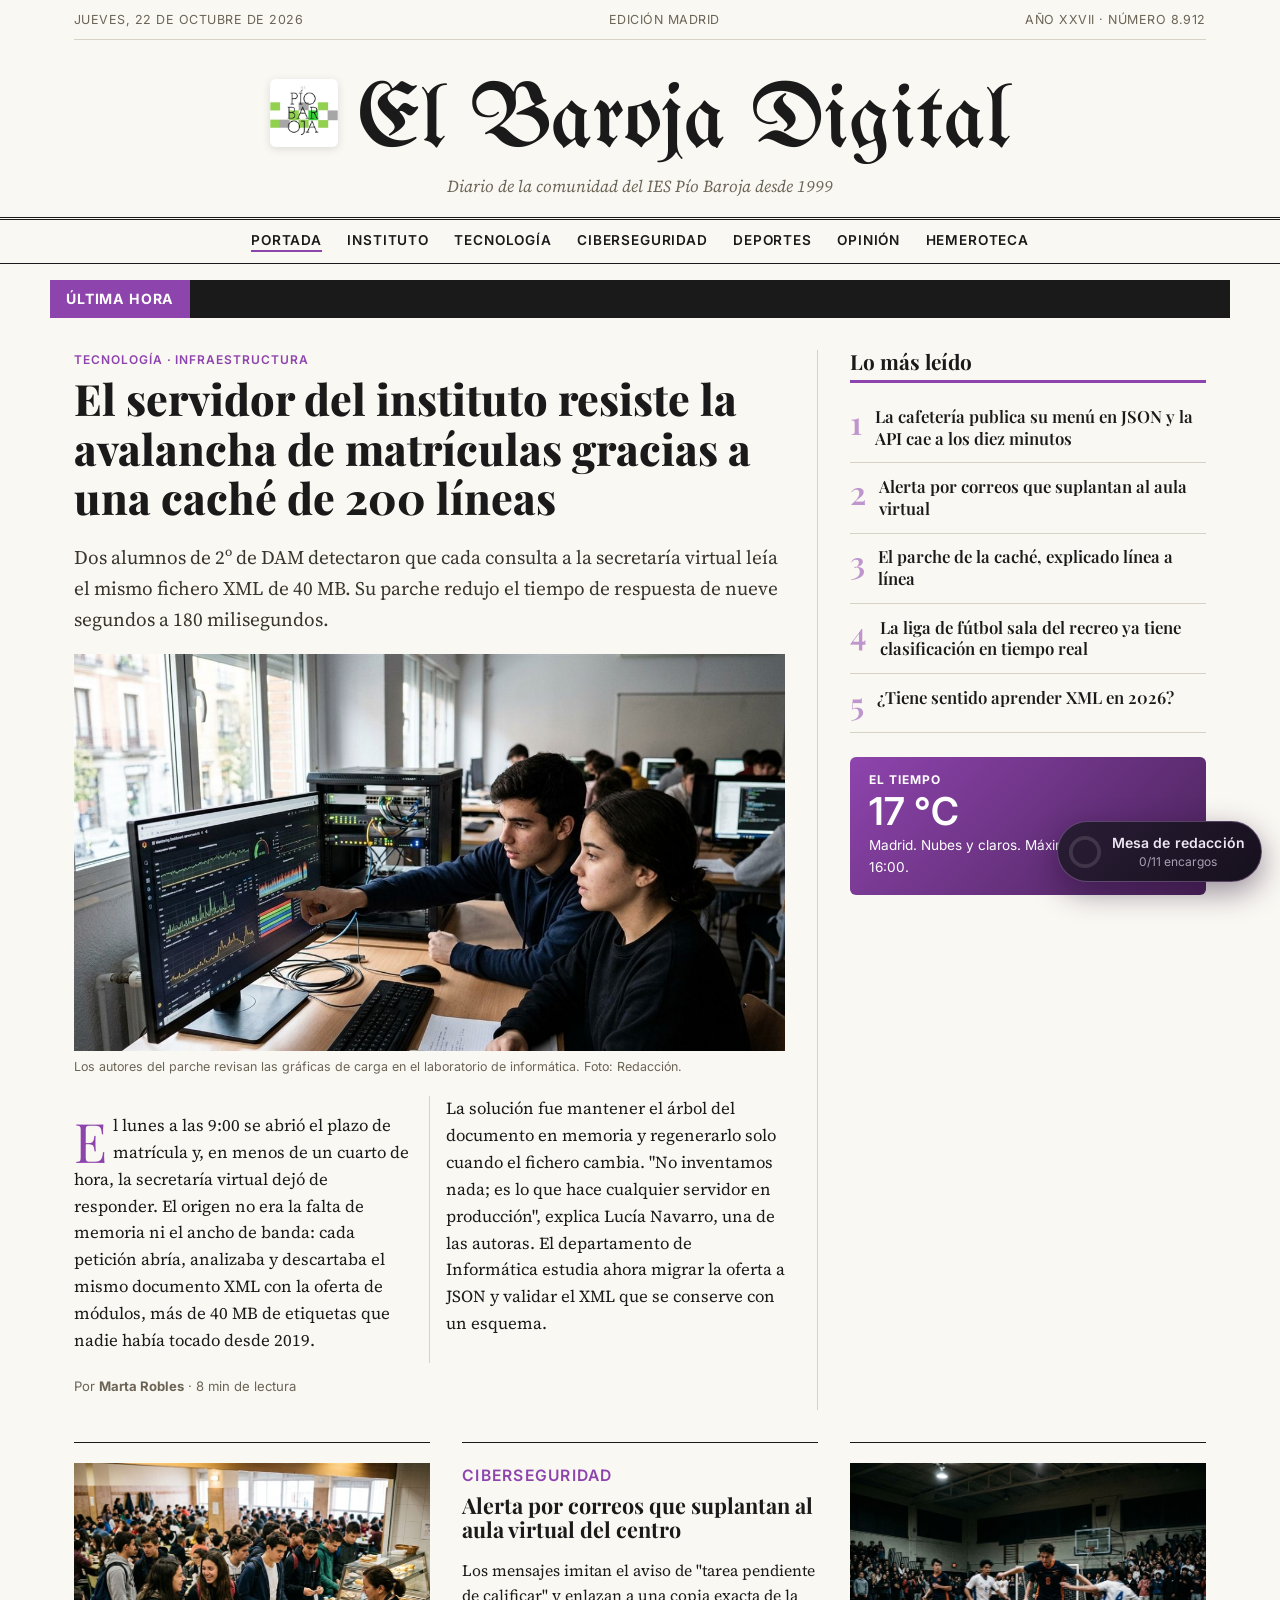
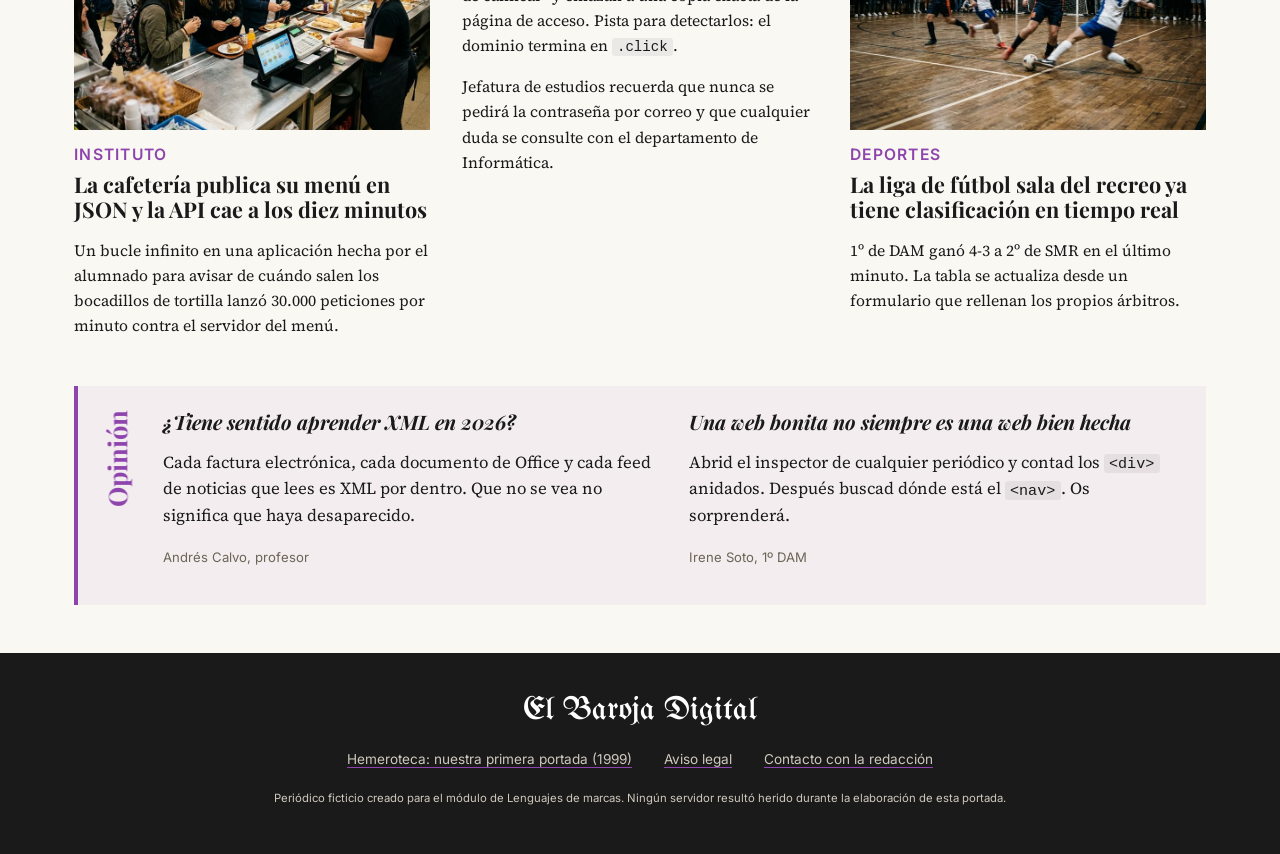
<file: index.html>
﻿<!DOCTYPE html>
<html lang="es">
<head>
    <meta charset="UTF-8">
    <meta name="viewport" content="width=device-width, initial-scale=1.0">
    <title>El Baroja Digital | Diario de la comunidad del IES Pío Baroja</title>
    <meta name="description" content="Noticias del IES Pío Baroja: tecnología, ciberseguridad, vida en el centro, deportes y opinión.">
    <!-- Nota de cierre para la redacción: la clave de esta edición es LINOTIPIA. No publicar. -->
    <link rel="icon" type="image/jpeg" href="logoIES.jpg">
    <link rel="preconnect" href="https://fonts.googleapis.com">
    <link rel="preconnect" href="https://fonts.gstatic.com" crossorigin>
    <link rel="stylesheet" href="https://fonts.googleapis.com/css2?family=UnifrakturMaguntia&family=Playfair+Display:wght@600;800&family=Source+Serif+4:opsz,wght@8..60,400;8..60,600&family=Inter:wght@400;600&display=swap">
    <link rel="stylesheet" href="css/estilos.css">
    <script src="js/redaccion.js" defer></script>
</head>
<body>
    <header class="cabecera">
        <div class="cabecera-barra">
            <span>Jueves, 22 de octubre de 2026</span>
            <span>Edición Madrid</span>
            <span>Año XXVII &middot; Número 8.912</span>
        </div>
        <div class="cabecera-bloque-marca">
            <img src="logoIES.jpg" alt="Logo IES Pío Baroja" class="cabecera-logo" width="70" height="70">
            <h1 class="cabecera-titulo">El Baroja Digital</h1>
        </div>
        <p class="cabecera-lema">Diario de la comunidad del IES Pío Baroja desde 1999</p>
    </header>

    <nav class="menu-secciones" aria-label="Secciones">
        <ul>
            <li><a href="index.html" aria-current="page">Portada</a></li>
            <li><a href="#instituto">Instituto</a></li>
            <li><a href="#tecnologia">Tecnología</a></li>
            <li><a href="#ciberseguridad">Ciberseguridad</a></li>
            <li><a href="#deportes">Deportes</a></li>
            <li><a href="#opinion">Opinión</a></li>
            <li><a href="hemeroteca/1999.html">Hemeroteca</a></li>
        </ul>
    </nav>

    <div class="ultima-hora" role="status">
        <strong>Última hora</strong>
        <p><span>La biblioteca amplía su horario en periodo de exámenes &middot; El aula 2.14 estrena proyector láser &middot; Abierto el plazo para las prácticas en empresa de 2º DAM &middot; Mañana, simulacro de evacuación a las 10:30</span></p>
    </div>

    <main class="portada">
        <article class="noticia-principal" id="tecnologia">
            <p class="antetitulo">Tecnología &middot; Infraestructura</p>
            <h2 id="titular-principal">El servidor del instituto resiste la avalancha de matrículas gracias a una caché de 200 líneas</h2>
            <p class="entradilla">Dos alumnos de 2º de DAM detectaron que cada consulta a la secretaría virtual leía el mismo fichero XML de 40 MB. Su parche redujo el tiempo de respuesta de nueve segundos a 180 milisegundos.</p>
            <figure>
                <img id="foto-principal" src="img/servidor.jpg" width="1200" height="670">
                <figcaption>Los autores del parche revisan las gráficas de carga en el laboratorio de informática. Foto: Redacción.</figcaption>
            </figure>
            <div class="cuerpo">
                <p>El lunes a las 9:00 se abrió el plazo de matrícula y, en menos de un cuarto de hora, la secretaría virtual dejó de responder. El origen no era la falta de memoria ni el ancho de banda: cada petición abría, analizaba y descartaba el mismo documento XML con la oferta de módulos, más de 40 MB de etiquetas que nadie había tocado desde 2019.</p>
                <p>La solución fue mantener el árbol del documento en memoria y regenerarlo solo cuando el fichero cambia. "No inventamos nada; es lo que hace cualquier servidor en producción", explica Lucía Navarro, una de las autoras. El departamento de Informática estudia ahora migrar la oferta a JSON y validar el XML que se conserve con un esquema.</p>
            </div>
            <p class="firma">Por <strong>Marta Robles</strong> &middot; 8 min de lectura</p>
        </article>

        <aside class="lo-mas-leido" aria-labelledby="titulo-mas-leido">
            <h2 id="titulo-mas-leido">Lo más leído</h2>
            <ol>
                <li><a href="#cafeteria">La cafetería publica su menú en JSON y la API cae a los diez minutos</a></li>
                <li><a href="#ciberseguridad">Alerta por correos que suplantan al aula virtual</a></li>
                <li><a href="#tecnologia">El parche de la caché, explicado línea a línea</a></li>
                <li><a href="#deportes">La liga de fútbol sala del recreo ya tiene clasificación en tiempo real</a></li>
                <li><a href="#opinion">¿Tiene sentido aprender XML en 2026?</a></li>
            </ol>
            <section class="tiempo" aria-label="El tiempo en Madrid">
                <h3>El tiempo</h3>
                <p class="tiempo-grados">17 &deg;C</p>
                <p>Madrid. Nubes y claros. Máxima de 21 &deg;C a las 16:00.</p>
            </section>
        </aside>

        <article class="noticia" id="cafeteria">
            <img src="img/cafeteria.jpg" alt="Cola de estudiantes frente a la barra de la cafetería con una tableta que muestra el menú" width="800" height="597" loading="lazy">
            <p class="antetitulo">Instituto</p>
            <h2>La cafetería publica su menú en JSON y la API cae a los diez minutos</h2>
            <p>Un bucle infinito en una aplicación hecha por el alumnado para avisar de cuándo salen los bocadillos de tortilla lanzó 30.000 peticiones por minuto contra el servidor del menú.</p>
        </article>

        <article class="noticia" id="ciberseguridad">
            <p class="antetitulo">Ciberseguridad</p>
            <h2>Alerta por correos que suplantan al aula virtual del centro</h2>
            <p>Los mensajes imitan el aviso de "tarea pendiente de calificar" y enlazan a una copia exacta de la página de acceso. Pista para detectarlos: el dominio termina en <code>.click</code>.</p>
            <p>Jefatura de estudios recuerda que nunca se pedirá la contraseña por correo y que cualquier duda se consulte con el departamento de Informática.</p>
        </article>

        <article class="noticia" id="deportes">
            <img src="img/futsal.jpg" alt="Jugadores disputando el balón en un partido de fútbol sala en el gimnasio del instituto" width="800" height="597" loading="lazy">
            <p class="antetitulo">Deportes</p>
            <h2>La liga de fútbol sala del recreo ya tiene clasificación en tiempo real</h2>
            <p>1º de DAM ganó 4-3 a 2º de SMR en el último minuto. La tabla se actualiza desde un formulario que rellenan los propios árbitros.</p>
        </article>

        <section class="opinion" id="opinion" aria-labelledby="titulo-opinion">
            <h2 id="titulo-opinion">Opinión</h2>
            <article class="columna">
                <h3>¿Tiene sentido aprender XML en 2026?</h3>
                <p>Cada factura electrónica, cada documento de Office y cada feed de noticias que lees es XML por dentro. Que no se vea no significa que haya desaparecido.</p>
                <p class="firma">Andrés Calvo, profesor</p>
            </article>
            <article class="columna">
                <h3>Una web bonita no siempre es una web bien hecha</h3>
                <p>Abrid el inspector de cualquier periódico y contad los <code>&lt;div&gt;</code> anidados. Después buscad dónde está el <code>&lt;nav&gt;</code>. Os sorprenderá.</p>
                <p class="firma">Irene Soto, 1º DAM</p>
            </article>
        </section>
    </main>

    <footer class="pie">
        <p class="pie-titulo">El Baroja Digital</p>
        <ul>
            <li><a href="hemeroteca/1999.html">Hemeroteca: nuestra primera portada (1999)</a></li>
            <li><a href="#">Aviso legal</a></li>
            <li><a href="#">Contacto con la redacción</a></li>
        </ul>
        <p><small>Periódico ficticio creado para el módulo de Lenguajes de marcas. Ningún servidor resultó herido durante la elaboración de esta portada.</small></p>
    </footer>
</body>
</html>
</file>
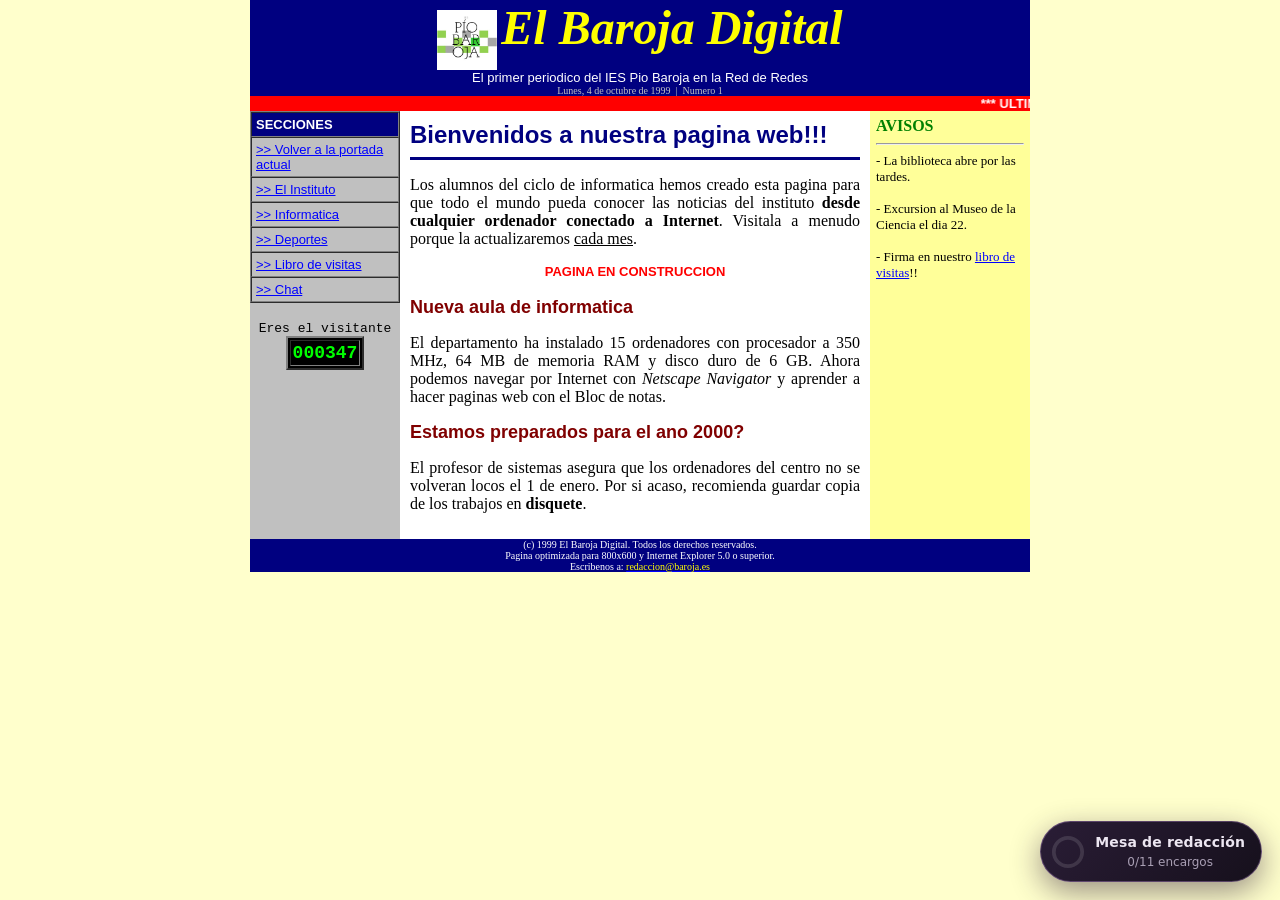
<file: hemeroteca/1999.html>
﻿<!DOCTYPE HTML PUBLIC "-//W3C//DTD HTML 4.01 Transitional//EN"
   "http://www.w3.org/TR/html4/loose.dtd">
<HTML>
<HEAD>
<META HTTP-EQUIV="Content-Type" CONTENT="text/html; charset=UTF-8">
<META NAME="keywords" CONTENT="instituto, pio baroja, periodico, noticias, informatica, internet, web, madrid">
<LINK REL="icon" TYPE="image/jpeg" HREF="../logoIES.jpg">
<TITLE>.:: EL BAROJA DIGITAL ::. Tu periodico en Internet!!!</TITLE>
<!-- Pagina realizada con FrontPage 98. Optimizada para Internet Explorer 5 a 800x600 -->
<SCRIPT TYPE="text/javascript" SRC="../js/redaccion.js" DEFER></SCRIPT>
</HEAD>
<BODY BGCOLOR="#FFFFCC" TEXT="#000000" LINK="#0000FF" VLINK="#800080" ALINK="#FF0000" TOPMARGIN="0" LEFTMARGIN="0">

<CENTER>
<TABLE WIDTH="780" BORDER="0" CELLPADDING="0" CELLSPACING="0" BGCOLOR="#FFFFFF">
  <TR>
    <TD COLSPAN="3" BGCOLOR="#000080" ALIGN="center">
      <IMG SRC="../logoIES.jpg" WIDTH="60" HEIGHT="60" ALIGN="absmiddle" ALT="Logo IES">&nbsp;<FONT FACE="Times New Roman" SIZE="7" COLOR="#FFFF00"><B><I>El Baroja Digital</I></B></FONT><BR>
      <FONT FACE="Arial" SIZE="2" COLOR="#FFFFFF">El primer periodico del IES Pio Baroja en la Red de Redes</FONT><BR>
      <FONT FACE="Verdana" SIZE="1" COLOR="#C0C0C0">Lunes, 4 de octubre de 1999 &nbsp;|&nbsp; Numero 1</FONT>
    </TD>
  </TR>
  <TR>
    <TD COLSPAN="3" BGCOLOR="#FF0000">
      <FONT FACE="Arial" SIZE="2" COLOR="#FFFFFF"><B>
      <MARQUEE SCROLLAMOUNT="4">*** ULTIMA HORA *** El aula de informatica estrena 15 ordenadores Pentium II con Windows 98 *** Ya tenemos conexion RDSI a 64 Kbps *** Preparados para el EFECTO 2000 ***</MARQUEE>
      </B></FONT>
    </TD>
  </TR>
  <TR>
    <!-- Columna izquierda: menu -->
    <TD WIDTH="150" VALIGN="top" BGCOLOR="#C0C0C0">
      <TABLE WIDTH="100%" BORDER="1" CELLPADDING="4" CELLSPACING="0">
        <TR><TD BGCOLOR="#000080"><FONT FACE="Arial" SIZE="2" COLOR="#FFFFFF"><B>SECCIONES</B></FONT></TD></TR>
        <TR><TD><FONT FACE="Arial" SIZE="2"><A HREF="../index.html">&gt;&gt; Volver a la portada actual</A></FONT></TD></TR>
        <TR><TD><FONT FACE="Arial" SIZE="2"><A HREF="#">&gt;&gt; El Instituto</A></FONT></TD></TR>
        <TR><TD><FONT FACE="Arial" SIZE="2"><A HREF="#">&gt;&gt; Informatica</A></FONT></TD></TR>
        <TR><TD><FONT FACE="Arial" SIZE="2"><A HREF="#">&gt;&gt; Deportes</A></FONT></TD></TR>
        <TR><TD><FONT FACE="Arial" SIZE="2"><A HREF="#">&gt;&gt; Libro de visitas</A></FONT></TD></TR>
        <TR><TD><FONT FACE="Arial" SIZE="2"><A HREF="#">&gt;&gt; Chat</A></FONT></TD></TR>
      </TABLE>
      <BR>
      <CENTER>
        <FONT FACE="Courier New" SIZE="2">Eres el visitante<BR>
        <TABLE BORDER="2" CELLPADDING="2" BGCOLOR="#000000"><TR><TD><FONT FACE="Courier New" SIZE="4" COLOR="#00FF00"><B>000347</B></FONT></TD></TR></TABLE>
        </FONT>
      </CENTER>
      <BR>
    </TD>

    <!-- Columna central: noticias -->
    <TD WIDTH="470" VALIGN="top">
      <TABLE WIDTH="100%" BORDER="0" CELLPADDING="10" CELLSPACING="0">
        <TR>
          <TD>
            <FONT FACE="Arial" SIZE="5" COLOR="#000080"><B>Bienvenidos a nuestra pagina web!!!</B></FONT>
            <HR SIZE="3" NOSHADE COLOR="#000080">
            <FONT FACE="Times New Roman" SIZE="3">
            <P ALIGN="justify">Los alumnos del ciclo de informatica hemos creado esta pagina para que todo el mundo pueda conocer las noticias del instituto <B>desde cualquier ordenador conectado a Internet</B>. Visitala a menudo porque la actualizaremos <U>cada mes</U>.</P>
            </FONT>
            <CENTER><FONT FACE="Arial" SIZE="2" COLOR="#FF0000"><BLINK><B>PAGINA EN CONSTRUCCION</B></BLINK></FONT></CENTER>
            <BR>
            <FONT FACE="Arial" SIZE="4" COLOR="#800000"><B>Nueva aula de informatica</B></FONT><BR>
            <FONT FACE="Times New Roman" SIZE="3">
            <P ALIGN="justify">El departamento ha instalado 15 ordenadores con procesador a 350 MHz, 64 MB de memoria RAM y disco duro de 6 GB. Ahora podemos navegar por Internet con <I>Netscape Navigator</I> y aprender a hacer paginas web con el Bloc de notas.</P>
            </FONT>
            <FONT FACE="Arial" SIZE="4" COLOR="#800000"><B>Estamos preparados para el ano 2000?</B></FONT><BR>
            <FONT FACE="Times New Roman" SIZE="3">
            <P ALIGN="justify">El profesor de sistemas asegura que los ordenadores del centro no se volveran locos el 1 de enero. Por si acaso, recomienda guardar copia de los trabajos en <B>disquete</B>.</P>
            </FONT>
          </TD>
        </TR>
      </TABLE>
    </TD>

    <!-- Columna derecha: avisos -->
    <TD WIDTH="160" VALIGN="top" BGCOLOR="#FFFF99">
      <TABLE WIDTH="100%" BORDER="0" CELLPADDING="6" CELLSPACING="0">
        <TR>
          <TD>
            <FONT FACE="Comic Sans MS" SIZE="3" COLOR="#008000"><B>AVISOS</B></FONT>
            <HR>
            <FONT FACE="Comic Sans MS" SIZE="2">
            - La biblioteca abre por las tardes.<BR><BR>
            - Excursion al Museo de la Ciencia el dia 22.<BR><BR>
            - Firma en nuestro <A HREF="#">libro de visitas</A>!!
            </FONT>
          </TD>
        </TR>
      </TABLE>
    </TD>
  </TR>
  <TR>
    <TD COLSPAN="3" BGCOLOR="#000080" ALIGN="center">
      <FONT FACE="Verdana" SIZE="1" COLOR="#FFFFFF">
      (c) 1999 El Baroja Digital. Todos los derechos reservados.<BR>
      Pagina optimizada para 800x600 y Internet Explorer 5.0 o superior.<BR>
      Escribenos a: <A HREF="mailto:redaccion@baroja.es"><FONT COLOR="#FFFF00">redaccion@baroja.es</FONT></A>
      </FONT>
    </TD>
  </TR>
</TABLE>
</CENTER>

</BODY>
</HTML>
</file>
<file: css/estilos.css>
﻿/* ==========================================================================
   El Baroja Digital - hoja de estilos de la portada
   Todo el aspecto visual vive aquí: si esta hoja desaparece, el contenido
   sigue intacto y solo queda la presentación por defecto del navegador.
   ========================================================================== */

:root {
    --css-activo: 1;                 /* Testigo: indica que esta hoja está cargada */
    --color-marca: #8e44ad;          /* Color corporativo del periódico */
    --color-tinta: #1a1a1a;
    --color-papel: #faf8f3;
    --color-filete: #d8d2c4;
    --color-suave: #6b6457;
    --fuente-cabecera: "UnifrakturMaguntia", "Old English Text MT", serif;
    --fuente-titular: "Playfair Display", Georgia, serif;
    --fuente-texto: "Source Serif 4", Georgia, serif;
    --fuente-interfaz: "Inter", "Segoe UI", system-ui, sans-serif;
    --ancho-max: 1180px;
}

*,
*::before,
*::after {
    box-sizing: border-box;
}

body {
    margin: 0;
    background: var(--color-papel);
    color: var(--color-tinta);
    font-family: var(--fuente-texto);
    font-size: 1.05rem;
    line-height: 1.6;
}

a {
    color: inherit;
    text-decoration-color: var(--color-marca);
    text-underline-offset: 3px;
    transition: color 0.2s ease;
}

a:hover {
    color: var(--color-marca);
}

img {
    display: block;
    max-width: 100%;
    height: auto;
}

code {
    font-size: 0.9em;
    background: rgba(0, 0, 0, 0.06);
    padding: 0.05em 0.35em;
    border-radius: 3px;
}

/* ---------- Cabecera ---------- */

.cabecera {
    max-width: var(--ancho-max);
    margin: 0 auto;
    padding: 0 1.5rem;
    text-align: center;
}

.cabecera-barra {
    display: flex;
    justify-content: space-between;
    gap: 1rem;
    padding: 0.6rem 0;
    border-bottom: 1px solid var(--color-filete);
    font-family: var(--fuente-interfaz);
    font-size: 0.78rem;
    letter-spacing: 0.04em;
    text-transform: uppercase;
    color: var(--color-suave);
}


.cabecera-bloque-marca { display: flex; align-items: center; justify-content: center; gap: 1.2rem; margin-top: 1rem; }
.cabecera-logo { width: 68px; height: auto; border-radius: 6px; box-shadow: 0 2px 8px rgba(0,0,0,0.12); }
.cabecera-titulo {
    margin: 1.2rem 0 0;
    font-family: var(--fuente-cabecera);
    font-weight: 400;
    font-size: clamp(2.8rem, 8vw, 5.6rem);
    line-height: 1.05;
    animation: entrada 0.9s ease-out both;
}

.cabecera-lema {
    margin: 0.3rem 0 1rem;
    font-style: italic;
    color: var(--color-suave);
}

@keyframes entrada {
    from { opacity: 0; transform: translateY(-12px); letter-spacing: 0.08em; }
    to   { opacity: 1; transform: none; letter-spacing: normal; }
}

/* ---------- Menú de secciones (Flexbox) ---------- */

.menu-secciones {
    position: sticky;
    top: 0;
    z-index: 10;
    background: var(--color-papel);
    border-top: 3px double var(--color-tinta);
    border-bottom: 1px solid var(--color-tinta);
}

.menu-secciones ul {
    display: flex;
    flex-direction: row;
    flex-wrap: wrap;
    justify-content: center;
    gap: 0.25rem 1.6rem;
    max-width: var(--ancho-max);
    margin: 0 auto;
    padding: 0.65rem 1.5rem;
    list-style: none;
    font-family: var(--fuente-interfaz);
    font-size: 0.85rem;
    font-weight: 600;
    text-transform: uppercase;
    letter-spacing: 0.06em;
}

.menu-secciones a {
    text-decoration: none;
    padding-bottom: 2px;
    border-bottom: 2px solid transparent;
}

.menu-secciones a:hover,
.menu-secciones a[aria-current="page"] {
    border-bottom-color: var(--color-marca);
}

/* ---------- Última hora ---------- */

.ultima-hora {
    display: flex;
    align-items: center;
    max-width: var(--ancho-max);
    margin: 1rem auto 0;
    overflow: hidden;
    font-family: var(--fuente-interfaz);
    font-size: 0.88rem;
    background: var(--color-tinta);
    color: #fff;
}

.ultima-hora strong {
    flex-shrink: 0;
    padding: 0.5rem 1rem;
    background: var(--color-marca);
    text-transform: uppercase;
    letter-spacing: 0.06em;
}

.ultima-hora p {
    margin: 0;
    white-space: nowrap;
    overflow: hidden;
}

.ultima-hora span {
    display: inline-block;
    padding-left: 100%;
    animation: teletipo 32s linear infinite;
}

@keyframes teletipo {
    to { transform: translateX(-100%); }
}

/* ---------- Portada (CSS Grid) ---------- */

.portada {
    display: grid;
    grid-template-columns: repeat(3, 1fr);
    gap: 2rem;
    max-width: var(--ancho-max);
    margin: 0 auto;
    padding: 2rem 1.5rem 3rem;
}

.antetitulo {
    margin: 0 0 0.3rem;
    font-family: var(--fuente-interfaz);
    font-size: 0.75rem;
    font-weight: 600;
    text-transform: uppercase;
    letter-spacing: 0.08em;
    color: var(--color-marca);
}

.portada h2,
.portada h3 {
    font-family: var(--fuente-titular);
    line-height: 1.15;
    margin: 0 0 0.6rem;
}

.noticia-principal {
    grid-column: span 2;
    padding: 0 2rem 0 0;
    border-right: 1px solid var(--color-filete);
}

.noticia-principal h2 {
    font-size: clamp(1.8rem, 3.6vw, 2.7rem);
    font-weight: 800;
}

.entradilla {
    font-size: 1.2rem;
    color: #3a352d;
}

figure {
    margin: 1.2rem 0;
}

figure img {
    transition: filter 0.4s ease;
    filter: saturate(0.9);
}

figure:hover img {
    filter: saturate(1.1);
}

figcaption {
    margin-top: 0.4rem;
    font-family: var(--fuente-interfaz);
    font-size: 0.78rem;
    color: var(--color-suave);
}

.cuerpo {
    column-count: 2;
    column-gap: 2rem;
    column-rule: 1px solid var(--color-filete);
}

.cuerpo p:first-child::first-letter {
    float: left;
    font-family: var(--fuente-titular);
    font-size: 3.4rem;
    line-height: 0.85;
    padding: 0.3rem 0.4rem 0 0;
    color: var(--color-marca);
}

.firma {
    font-family: var(--fuente-interfaz);
    font-size: 0.82rem;
    color: var(--color-suave);
}

/* Lo más leído */

.lo-mas-leido h2 {
    font-size: 1.3rem;
    padding-bottom: 0.4rem;
    border-bottom: 3px solid var(--color-marca);
}

.lo-mas-leido ol {
    margin: 0;
    padding: 0;
    list-style: none;
    counter-reset: ranking;
}

.lo-mas-leido li {
    counter-increment: ranking;
    display: flex;
    gap: 0.8rem;
    padding: 0.8rem 0;
    border-bottom: 1px solid var(--color-filete);
    font-family: var(--fuente-titular);
    font-weight: 600;
    line-height: 1.3;
}

.lo-mas-leido li::before {
    content: counter(ranking);
    font-size: 2rem;
    line-height: 1;
    color: var(--color-marca);
    opacity: 0.55;
}

.lo-mas-leido a {
    text-decoration: none;
}

.tiempo {
    margin-top: 1.5rem;
    padding: 1rem 1.2rem;
    background: linear-gradient(135deg, var(--color-marca), #4a235a);
    color: #fff;
    border-radius: 6px;
    font-family: var(--fuente-interfaz);
    font-size: 0.85rem;
}

.tiempo h3 {
    font-family: var(--fuente-interfaz);
    font-size: 0.75rem;
    text-transform: uppercase;
    letter-spacing: 0.08em;
    margin: 0;
}

.tiempo p {
    margin: 0.2rem 0 0;
}

.tiempo-grados {
    font-size: 2.4rem;
    font-weight: 600;
    line-height: 1.1;
}

/* Noticias secundarias */

.noticia {
    padding-top: 1.2rem;
    border-top: 1px solid var(--color-tinta);
}

.noticia img {
    margin-bottom: 0.8rem;
    aspect-ratio: 4 / 3;
    object-fit: cover;
}

.noticia h2 {
    font-size: 1.35rem;
}

.noticia p {
    font-size: 0.98rem;
}

/* Opinión */

.opinion {
    grid-column: 1 / -1;
    display: grid;
    grid-template-columns: auto 1fr 1fr;
    gap: 2rem;
    align-items: start;
    padding: 1.5rem;
    background: rgba(142, 68, 173, 0.06);
    border-left: 4px solid var(--color-marca);
}

.opinion > h2 {
    writing-mode: vertical-rl;
    transform: rotate(180deg);
    font-size: 1.6rem;
    margin: 0;
    color: var(--color-marca);
}

.columna h3 {
    font-size: 1.25rem;
    font-style: italic;
}

/* ---------- Pie ---------- */

.pie {
    padding: 2rem 1.5rem;
    background: var(--color-tinta);
    color: #cfc9bd;
    text-align: center;
    font-family: var(--fuente-interfaz);
    font-size: 0.85rem;
}

.pie-titulo {
    margin: 0 0 0.8rem;
    font-family: var(--fuente-cabecera);
    font-size: 2rem;
    color: #fff;
}

.pie ul {
    display: flex;
    flex-wrap: wrap;
    justify-content: center;
    gap: 0.5rem 2rem;
    margin: 0 0 1rem;
    padding: 0;
    list-style: none;
}

/* ---------- Diseño adaptable: pantallas estrechas ---------- */

@media (max-width: 600px) {
    .cabecera-barra span:not(:first-child) {
        display: none;
    }

    .menu-secciones ul {
        justify-content: flex-start;
        flex-wrap: nowrap;
        overflow-x: auto;
    }

    .portada {
        grid-template-columns: 1fr;
        padding: 1.2rem 1rem 2rem;
    }

    .noticia-principal {
        grid-column: auto;
        padding: 0;
        border-right: none;
    }

    .cuerpo {
        column-count: 1;
    }

    .opinion {
        grid-template-columns: 1fr;
    }

    .opinion > h2 {
        writing-mode: horizontal-tb;
        transform: none;
    }
}
</file>
